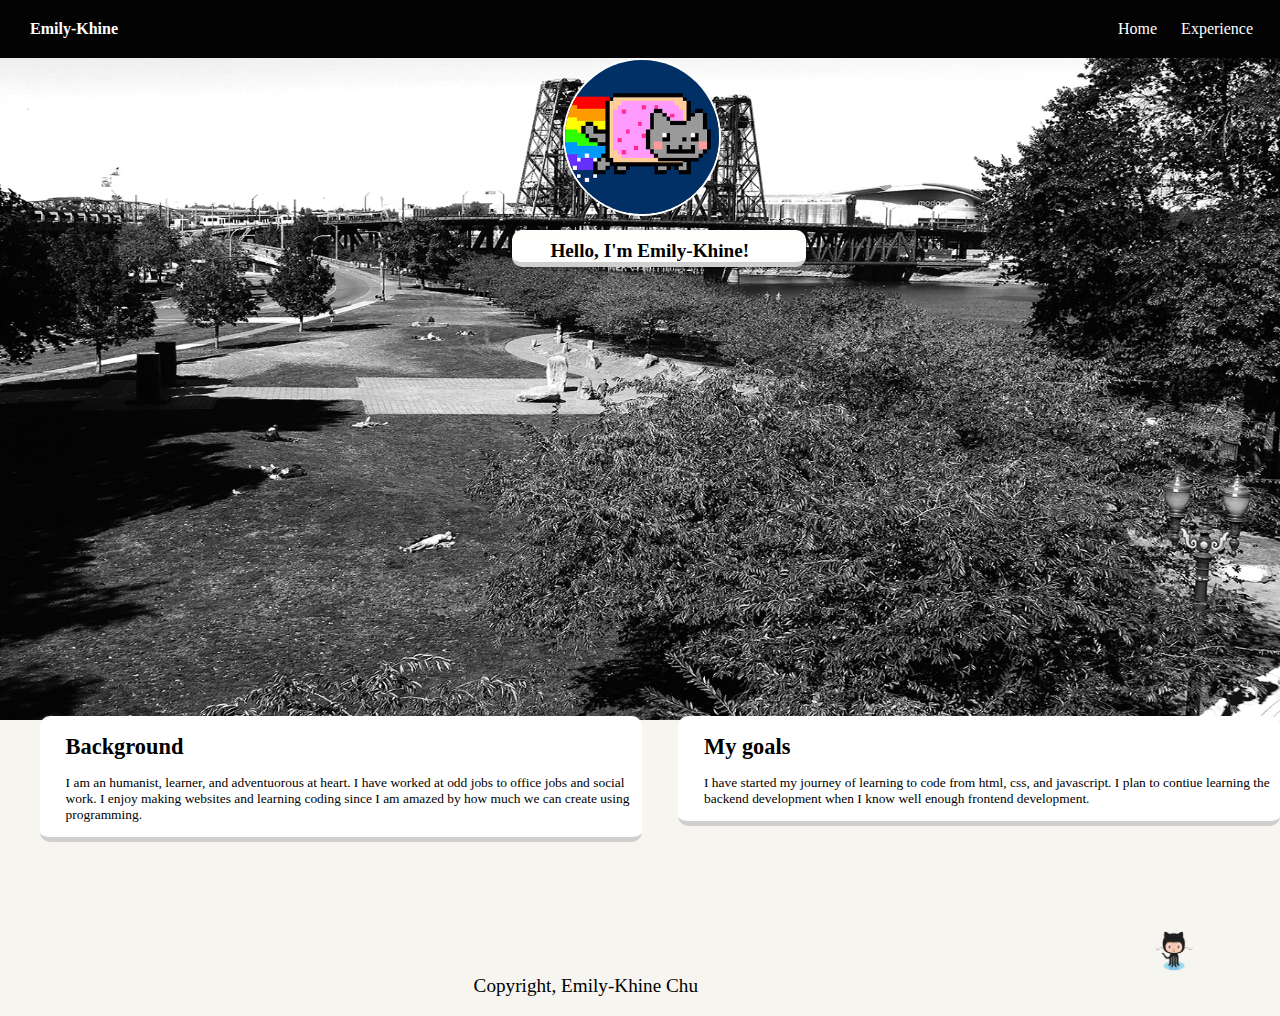
<file: index.html>
<!DOCTYPE html>
<html>
  <head >
       <meta charset="UTF-8">
       <link rel="css" type="css" href="main.css">
      <link rel="stylesheet" type="text/css" href="style.css">
       <div class="header">
        
       <nav>
       <a class="textcolor"> <b>Emily-Khine</b></a>
       <a  href="./index.html">Home</a>  
       <a  href="./Experience.html">Experience</a> 
  </nav>
   </div>
  </head>


<header>
<img class="overlayimage" src="me.png">
<img class="backgroundimage" src="portland.jpg" >
<p class="intro"><b>Hello, I'm Emily-Khine!</b> </p>
<br> <br> <br> <br><br> <br><br><br><br><br><br><br><br><br><br><br><br><br><br> <br> <br> <br> <br>

</header>
<body>
<div class= "paragraph1">
<h1>Background</h1>
<p> I am an humanist, learner, and adventuorous at heart. I have worked at odd jobs to office jobs and social work. I enjoy making websites and learning coding since I am amazed by how much we can create using programming. </p></div>
<div class="paragraph2">
<h1>My goals </h1>
<p> I have started my journey of learning to code from html, css, and javascript. I plan to contiue learning the backend development when I know well enough frontend development.</p>
</div>


</body>

<footer>
<a href="https://github.com/emilychu110"><img class="logo"src="logo.png" style="width:40px; height: 40px; border:0"></a>
<p class="copyright"> Copyright, Emily-Khine Chu </p>

</footer>
</html>
</file>
<file: style.css>
.header {background-color: #030303; padding-top: 20px; padding-bottom: 20px;
}
.textcolor {color: white; display:inline-block; float: left; width: 85%; margin-left: 30px;}
a {color: white; text-decoration: none;} 
body {margin: 0; padding:0; background-size: 50%; background-color: #F6F5F0;}
nav {word-spacing: 20px;}

.backgroundimage {
	position: absolute;
    left: 0px;
    top: 0px;
    z-index: -1;
    width:100%; height:80%;

}
.overlayimage { border-radius: 100%; width: 12%; height: 10%;
	margin-left: 44%; margin-top: 0%; border: 2px solid white;
}
.paragraph1 {float: left; width: 45%; margin-left: 40px; border-style: square; border-bottom: 5px solid #D1CFCE; margin-bottom: 2%;
border-top: solid #FEFFFB; margin-top: 2%; border-style: solid #FEFFFB; background-color: white; border-radius: 10px; padding-left: 2%; font-size: 70%; }
.paragraph2 {float: right; width:45%;border-style: square; border-bottom: 5px solid #D1CFCE; margin-bottom: 2%;
border-top: solid #FEFFFB; margin-top: 2%; border-style: solid #FEFFFB; background-color: white; border-radius: 10px; padding-left: 2%; font-size: 70%;}
.logo { margin-top: 80px; margin-left: 40%;}
.copyright {margin-top: 0; padding:0; margin-left: 37%; }
.intro{border-style: square; border-bottom: 5px solid #D1CFCE; margin-bottom: 10px;
border-top: solid #FEFFFB 10px; margin-top: 10px; border-style: solid #FEFFFB; background-color: white; border-radius: 10px; 
padding-left: 3%; width: 20%; height: 2%; margin-left: 40%; }
p {font-size: 120%;}
</file>
